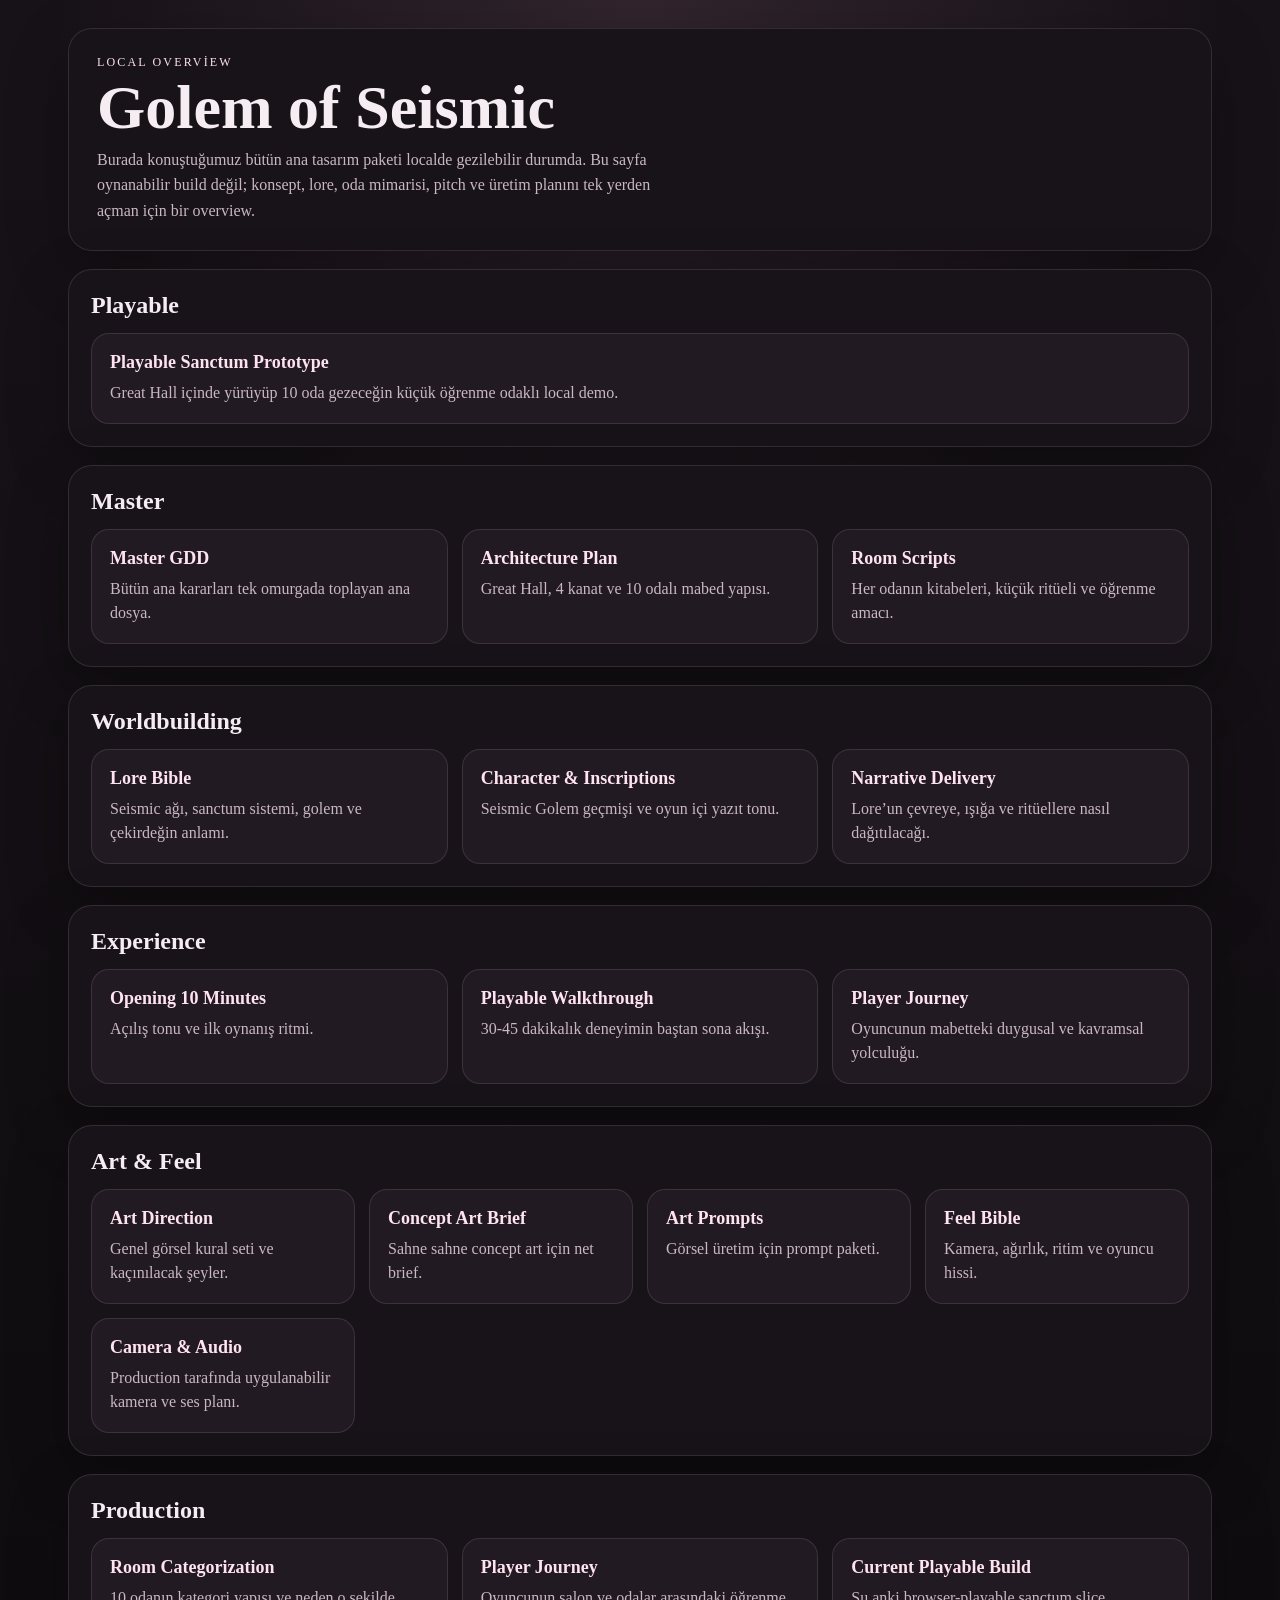
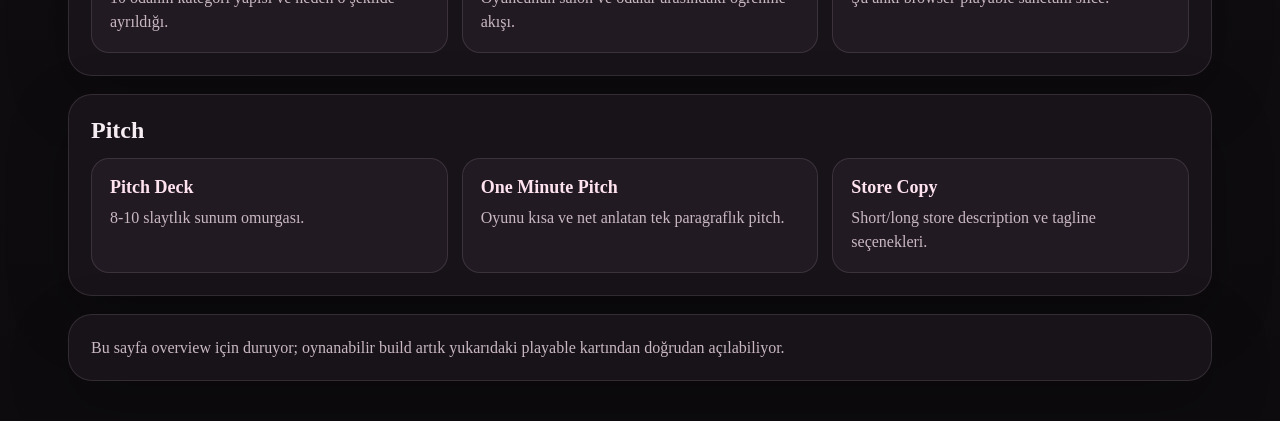
<file: golem-of-seismic-overview.html>
<!doctype html>
<html lang="tr">
  <head>
    <meta charset="UTF-8" />
    <meta name="viewport" content="width=device-width, initial-scale=1.0" />
    <title>Golem of Seismic Overview</title>
    <style>
      :root {
        --bg: #0d0b0e;
        --panel: #171319;
        --panel-2: #211a23;
        --line: rgba(255, 220, 234, 0.12);
        --text: #f6edf2;
        --muted: #cab8c1;
        --accent: #f0a9c8;
        --accent-2: #ffe3ef;
      }

      * {
        box-sizing: border-box;
      }

      body {
        margin: 0;
        font-family: Georgia, "Times New Roman", serif;
        color: var(--text);
        background:
          radial-gradient(circle at top, rgba(240, 169, 200, 0.12), transparent 28%),
          linear-gradient(180deg, #171218 0%, #0d0b0e 100%);
      }

      .shell {
        max-width: 1180px;
        margin: 0 auto;
        padding: 28px 18px 40px;
      }

      .hero,
      .group,
      .notes {
        background: var(--panel);
        border: 1px solid var(--line);
        border-radius: 24px;
        box-shadow: 0 20px 60px rgba(0, 0, 0, 0.28);
      }

      .hero {
        padding: 26px 28px;
      }

      .eyebrow {
        margin: 0 0 8px;
        color: var(--accent-2);
        text-transform: uppercase;
        letter-spacing: 0.18em;
        font-size: 12px;
      }

      h1 {
        margin: 0 0 10px;
        font-size: clamp(36px, 5vw, 62px);
        line-height: 0.95;
      }

      .lead {
        margin: 0;
        max-width: 72ch;
        color: var(--muted);
        line-height: 1.6;
      }

      .group {
        margin-top: 18px;
        padding: 22px;
      }

      .group h2 {
        margin: 0 0 14px;
        font-size: 24px;
      }

      .cards {
        display: grid;
        grid-template-columns: repeat(auto-fit, minmax(260px, 1fr));
        gap: 14px;
      }

      a.card {
        display: block;
        padding: 18px;
        text-decoration: none;
        color: inherit;
        background: var(--panel-2);
        border: 1px solid var(--line);
        border-radius: 18px;
        transition: transform 140ms ease, border-color 140ms ease, background 140ms ease;
      }

      a.card:hover {
        transform: translateY(-2px);
        border-color: rgba(255, 227, 239, 0.24);
        background: #291f2c;
      }

      .card-title {
        margin: 0 0 8px;
        color: var(--accent-2);
        font-size: 18px;
      }

      .card p {
        margin: 0;
        color: var(--muted);
        line-height: 1.5;
      }

      .notes {
        margin-top: 18px;
        padding: 20px 22px;
      }

      .notes p {
        margin: 0;
        color: var(--muted);
        line-height: 1.6;
      }
    </style>
  </head>
  <body>
    <main class="shell">
      <section class="hero">
        <p class="eyebrow">Local Overview</p>
        <h1>Golem of Seismic</h1>
        <p class="lead">
          Burada konuştuğumuz bütün ana tasarım paketi localde gezilebilir durumda. Bu sayfa oynanabilir
          build değil; konsept, lore, oda mimarisi, pitch ve üretim planını tek yerden açman için bir overview.
        </p>
      </section>

      <section class="group">
        <h2>Playable</h2>
        <div class="cards">
          <a class="card" href="./golem-of-seismic-playable.html">
            <h3 class="card-title">Playable Sanctum Prototype</h3>
            <p>Great Hall içinde yürüyüp 10 oda gezeceğin küçük öğrenme odaklı local demo.</p>
          </a>
        </div>
      </section>

      <section class="group">
        <h2>Master</h2>
        <div class="cards">
          <a class="card" href="./GOLEM_OF_SEISMIC_MASTER_GDD.md">
            <h3 class="card-title">Master GDD</h3>
            <p>Bütün ana kararları tek omurgada toplayan ana dosya.</p>
          </a>
          <a class="card" href="./GOLEM_OF_SEISMIC_ARCHITECTURE_PLAN.md">
            <h3 class="card-title">Architecture Plan</h3>
            <p>Great Hall, 4 kanat ve 10 odalı mabed yapısı.</p>
          </a>
          <a class="card" href="./GOLEM_OF_SEISMIC_ROOM_SCRIPTS.md">
            <h3 class="card-title">Room Scripts</h3>
            <p>Her odanın kitabeleri, küçük ritüeli ve öğrenme amacı.</p>
          </a>
        </div>
      </section>

      <section class="group">
        <h2>Worldbuilding</h2>
        <div class="cards">
          <a class="card" href="./SEISMIC_GOLEM_LORE.md">
            <h3 class="card-title">Lore Bible</h3>
            <p>Seismic ağı, sanctum sistemi, golem ve çekirdeğin anlamı.</p>
          </a>
          <a class="card" href="./SEISMIC_GOLEM_CHARACTER_AND_INSCRIPTIONS.md">
            <h3 class="card-title">Character & Inscriptions</h3>
            <p>Seismic Golem geçmişi ve oyun içi yazıt tonu.</p>
          </a>
          <a class="card" href="./SEISMIC_GOLEM_NARRATIVE_DELIVERY.md">
            <h3 class="card-title">Narrative Delivery</h3>
            <p>Lore’un çevreye, ışığa ve ritüellere nasıl dağıtılacağı.</p>
          </a>
        </div>
      </section>

      <section class="group">
        <h2>Experience</h2>
        <div class="cards">
          <a class="card" href="./SEISMIC_GOLEM_OPENING_10_MINUTES.md">
            <h3 class="card-title">Opening 10 Minutes</h3>
            <p>Açılış tonu ve ilk oynanış ritmi.</p>
          </a>
          <a class="card" href="./SEISMIC_GOLEM_PLAYABLE_WALKTHROUGH.md">
            <h3 class="card-title">Playable Walkthrough</h3>
            <p>30-45 dakikalık deneyimin baştan sona akışı.</p>
          </a>
          <a class="card" href="./GOLEM_OF_SEISMIC_PLAYER_JOURNEY.md">
            <h3 class="card-title">Player Journey</h3>
            <p>Oyuncunun mabetteki duygusal ve kavramsal yolculuğu.</p>
          </a>
        </div>
      </section>

      <section class="group">
        <h2>Art & Feel</h2>
        <div class="cards">
          <a class="card" href="./SEISMIC_GOLEM_ART_DIRECTION.md">
            <h3 class="card-title">Art Direction</h3>
            <p>Genel görsel kural seti ve kaçınılacak şeyler.</p>
          </a>
          <a class="card" href="./SEISMIC_GOLEM_CONCEPT_ART_BRIEF.md">
            <h3 class="card-title">Concept Art Brief</h3>
            <p>Sahne sahne concept art için net brief.</p>
          </a>
          <a class="card" href="./SEISMIC_GOLEM_ART_PROMPTS.md">
            <h3 class="card-title">Art Prompts</h3>
            <p>Görsel üretim için prompt paketi.</p>
          </a>
          <a class="card" href="./SEISMIC_GOLEM_FEEL_BIBLE.md">
            <h3 class="card-title">Feel Bible</h3>
            <p>Kamera, ağırlık, ritim ve oyuncu hissi.</p>
          </a>
          <a class="card" href="./SEISMIC_GOLEM_CAMERA_AND_AUDIO_PLAN.md">
            <h3 class="card-title">Camera & Audio</h3>
            <p>Production tarafında uygulanabilir kamera ve ses planı.</p>
          </a>
        </div>
      </section>

      <section class="group">
        <h2>Production</h2>
        <div class="cards">
          <a class="card" href="./GOLEM_OF_SEISMIC_ROOM_CATEGORIZATION.md">
            <h3 class="card-title">Room Categorization</h3>
            <p>10 odanın kategori yapısı ve neden o şekilde ayrıldığı.</p>
          </a>
          <a class="card" href="./GOLEM_OF_SEISMIC_PLAYER_JOURNEY.md">
            <h3 class="card-title">Player Journey</h3>
            <p>Oyuncunun salon ve odalar arasındaki öğrenme akışı.</p>
          </a>
          <a class="card" href="./golem-of-seismic-playable.html">
            <h3 class="card-title">Current Playable Build</h3>
            <p>Şu anki browser-playable sanctum slice.</p>
          </a>
        </div>
      </section>

      <section class="group">
        <h2>Pitch</h2>
        <div class="cards">
          <a class="card" href="./SEISMIC_GOLEM_PITCH_DECK.md">
            <h3 class="card-title">Pitch Deck</h3>
            <p>8-10 slaytlık sunum omurgası.</p>
          </a>
          <a class="card" href="./SEISMIC_GOLEM_ONE_MINUTE_PITCH.md">
            <h3 class="card-title">One Minute Pitch</h3>
            <p>Oyunu kısa ve net anlatan tek paragraflık pitch.</p>
          </a>
          <a class="card" href="./SEISMIC_GOLEM_STORE_COPY.md">
            <h3 class="card-title">Store Copy</h3>
            <p>Short/long store description ve tagline seçenekleri.</p>
          </a>
        </div>
      </section>

      <section class="notes">
        <p>
          Bu sayfa overview için duruyor; oynanabilir build artık yukarıdaki playable kartından doğrudan açılabiliyor.
        </p>
      </section>
    </main>
  </body>
  </html>
</file>
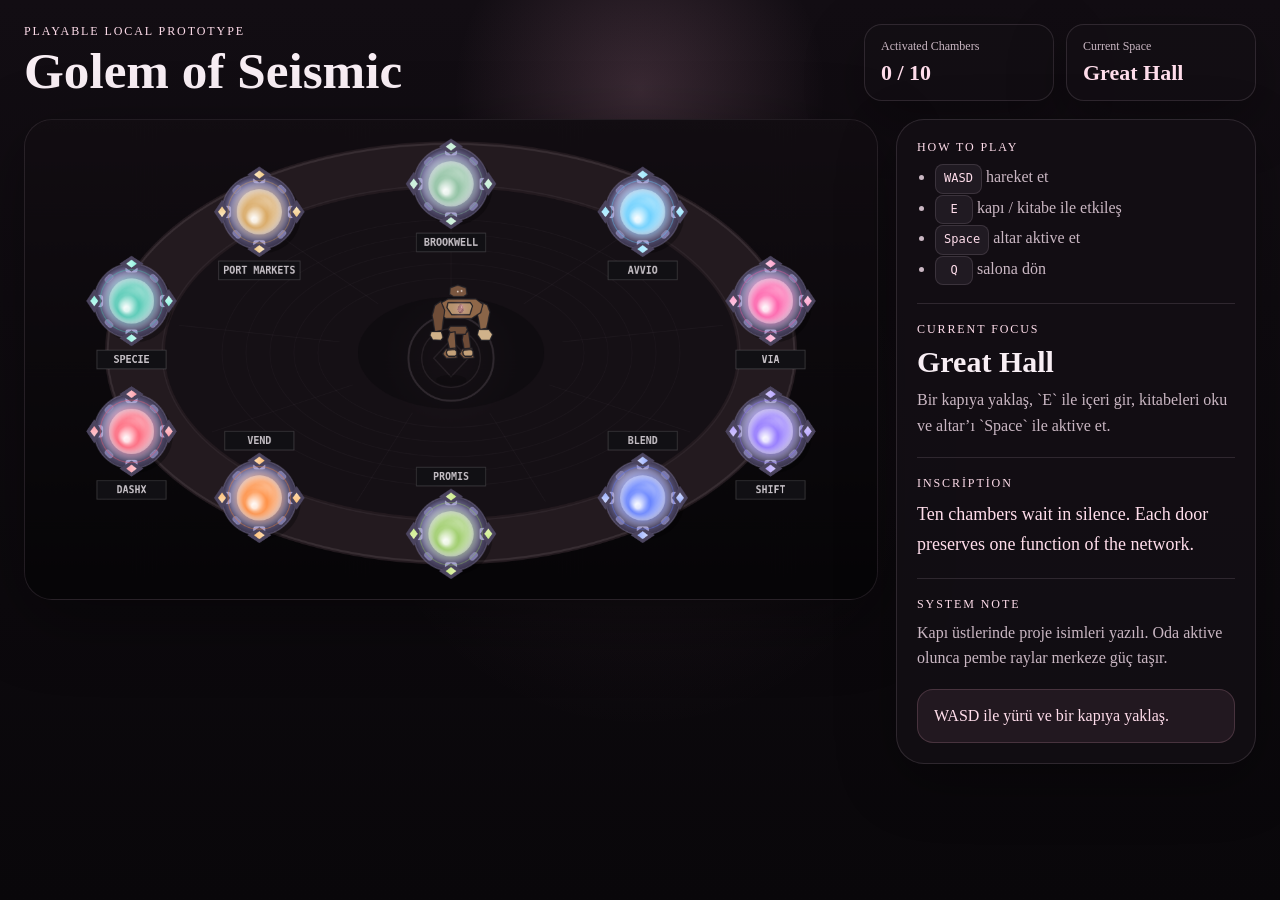
<file: golem-of-seismic-playable.html>
<!doctype html>
<html lang="tr">
  <head>
    <meta charset="UTF-8" />
    <meta name="viewport" content="width=device-width, initial-scale=1.0" />
    <title>Golem of Seismic - Playable Prototype</title>
    <link rel="stylesheet" href="./golem-of-seismic-playable.css" />
  </head>
  <body>
    <main class="shell">
      <section class="topbar">
        <div>
          <p class="eyebrow">Playable Local Prototype</p>
          <h1>Golem of Seismic</h1>
        </div>
        <div class="status">
          <div class="status-card">
            <span class="label">Activated Chambers</span>
            <strong id="progressValue">0 / 10</strong>
          </div>
          <div class="status-card">
            <span class="label">Current Space</span>
            <strong id="spaceName">Great Hall</strong>
          </div>
        </div>
      </section>

      <section class="play-area">
        <canvas id="game" width="1280" height="720"></canvas>

        <div id="papyrusOverlay" class="papyrus-overlay hidden" aria-hidden="true">
          <article class="papyrus-sheet">
            <button id="papyrusClose" class="papyrus-close" type="button">×</button>
            <p id="papyrusEyebrow" class="papyrus-eyebrow">Archive Tablet</p>
            <h2 id="papyrusTitle">Project Archive</h2>
            <p id="papyrusIntro" class="papyrus-intro"></p>
            <div id="papyrusBody" class="papyrus-body"></div>
          </article>
        </div>

        <aside class="panel">
          <div class="panel-block">
            <p class="panel-eyebrow">How To Play</p>
            <ul class="controls">
              <li><kbd>WASD</kbd> hareket et</li>
              <li><kbd>E</kbd> kapı / kitabe ile etkileş</li>
              <li><kbd>Space</kbd> altar aktive et</li>
              <li><kbd>Q</kbd> salona dön</li>
            </ul>
          </div>

          <div class="panel-block">
            <p class="panel-eyebrow">Current Focus</p>
            <h2 id="roomTitle">Great Hall</h2>
            <p id="roomSubtitle" class="muted">
              Merkez sanctum içindesin. Bir kapıya yaklaş ve `E` ile chamber içine gir.
            </p>
          </div>

          <div class="panel-block">
            <p class="panel-eyebrow">Inscription</p>
            <p id="inscriptionText" class="inscription">
              Ten chambers wait in silence. Each door preserves one function of the network.
            </p>
          </div>

          <div class="panel-block">
            <p class="panel-eyebrow">System Note</p>
            <p id="detailText" class="muted">
              Tüm odaları aktive edince merkez çekirdeğe dönüp final mühürü açabilirsin.
            </p>
          </div>

          <div id="promptBox" class="prompt">Bir kapıya yaklaş.</div>
        </aside>
      </section>
    </main>

    <script src="./golem-of-seismic-playable.js"></script>
  </body>
</html>
</file>
<file: golem-of-seismic-playable.css>
:root {
  --bg: #09070a;
  --panel: rgba(19, 15, 20, 0.92);
  --panel-2: rgba(35, 28, 37, 0.9);
  --line: rgba(255, 228, 240, 0.12);
  --text: #f8eef4;
  --muted: #cab7c3;
  --accent: #f0aac9;
  --accent-2: #ffddeb;
  --stone-1: #7c6756;
  --stone-2: #5e493d;
  --stone-3: #3c2e2a;
}

* {
  box-sizing: border-box;
}

body {
  margin: 0;
  min-height: 100vh;
  color: var(--text);
  font-family: Georgia, "Times New Roman", serif;
  background:
    radial-gradient(circle at 50% 10%, rgba(240, 170, 201, 0.18), transparent 18%),
    radial-gradient(circle at 50% 50%, rgba(240, 170, 201, 0.06), transparent 36%),
    linear-gradient(180deg, #120d13 0%, #09070a 100%);
}

.shell {
  max-width: 1480px;
  margin: 0 auto;
  padding: 24px;
}

.topbar {
  display: flex;
  justify-content: space-between;
  gap: 16px;
  margin-bottom: 18px;
}

.eyebrow,
.panel-eyebrow {
  margin: 0 0 8px;
  color: var(--accent-2);
  text-transform: uppercase;
  letter-spacing: 0.16em;
  font-size: 12px;
}

h1 {
  margin: 0;
  font-size: clamp(34px, 4vw, 56px);
  line-height: 0.95;
}

.status {
  display: flex;
  gap: 12px;
  align-items: stretch;
}

.status-card,
.panel {
  background: var(--panel);
  border: 1px solid var(--line);
  box-shadow: 0 18px 60px rgba(0, 0, 0, 0.3);
}

.status-card {
  min-width: 190px;
  padding: 14px 16px;
  border-radius: 18px;
}

.status-card .label {
  display: block;
  color: var(--muted);
  font-size: 12px;
  margin-bottom: 6px;
}

.status-card strong {
  font-size: 22px;
  color: var(--accent-2);
}

.play-area {
  position: relative;
  display: grid;
  grid-template-columns: minmax(0, 1fr) 360px;
  gap: 18px;
  align-items: start;
}

canvas,
.panel {
  border-radius: 28px;
}

canvas {
  display: block;
  width: 100%;
  height: auto;
  background:
    radial-gradient(circle at 50% 32%, rgba(255, 214, 234, 0.08), transparent 20%),
    linear-gradient(180deg, #171117 0%, #0f0b10 100%);
  border: 1px solid rgba(255, 228, 240, 0.08);
  box-shadow: inset 0 0 0 1px rgba(255, 228, 240, 0.03), 0 20px 70px rgba(0, 0, 0, 0.34);
}

.panel {
  padding: 20px;
}

.panel-block + .panel-block {
  margin-top: 18px;
  padding-top: 18px;
  border-top: 1px solid var(--line);
}

.controls {
  margin: 0;
  padding-left: 18px;
  color: var(--muted);
  line-height: 1.8;
}

kbd {
  display: inline-block;
  min-width: 38px;
  text-align: center;
  padding: 3px 8px;
  border-radius: 8px;
  color: var(--accent-2);
  background: var(--panel-2);
  border: 1px solid var(--line);
  font-size: 12px;
}

#roomTitle {
  margin: 0 0 8px;
  font-size: 30px;
}

.muted {
  margin: 0;
  color: var(--muted);
  line-height: 1.6;
}

.inscription {
  margin: 0;
  color: var(--accent-2);
  line-height: 1.7;
  font-size: 18px;
}

.prompt {
  margin-top: 18px;
  padding: 14px 16px;
  border-radius: 16px;
  background: rgba(240, 170, 201, 0.08);
  border: 1px solid rgba(240, 170, 201, 0.18);
  color: var(--accent-2);
  line-height: 1.5;
}

.papyrus-overlay {
  position: absolute;
  inset: 0 378px 0 0;
  display: grid;
  place-items: center;
  background: rgba(7, 5, 8, 0.52);
  border-radius: 28px;
  backdrop-filter: blur(3px);
}

.papyrus-overlay.hidden {
  display: none;
}

.papyrus-sheet {
  position: relative;
  width: min(760px, calc(100% - 64px));
  max-height: calc(100% - 64px);
  overflow: auto;
  padding: 34px 34px 30px;
  border-radius: 26px;
  border: 1px solid rgba(101, 73, 46, 0.34);
  color: #3f2a18;
  background:
    radial-gradient(circle at 20% 14%, rgba(255,255,255,0.38), transparent 24%),
    radial-gradient(circle at 80% 80%, rgba(135, 93, 45, 0.12), transparent 26%),
    linear-gradient(180deg, #f2e2bb 0%, #e3c790 48%, #d7b271 100%);
  box-shadow:
    0 26px 80px rgba(0, 0, 0, 0.42),
    inset 0 0 0 1px rgba(255,255,255,0.18),
    inset 0 0 48px rgba(122, 80, 33, 0.08);
}

.papyrus-sheet::before,
.papyrus-sheet::after {
  content: "";
  position: absolute;
  left: 18px;
  right: 18px;
  height: 16px;
  border-radius: 999px;
  background: linear-gradient(180deg, #8d6239 0%, #654526 100%);
  opacity: 0.85;
}

.papyrus-sheet::before {
  top: 8px;
}

.papyrus-sheet::after {
  bottom: 8px;
}

.papyrus-close {
  position: absolute;
  top: 18px;
  right: 18px;
  width: 38px;
  height: 38px;
  border: 0;
  border-radius: 50%;
  background: rgba(86, 56, 28, 0.12);
  color: #5a3920;
  font-size: 28px;
  line-height: 1;
  cursor: pointer;
}

.papyrus-eyebrow {
  margin: 8px 0 10px;
  color: #8b5d2f;
  text-transform: uppercase;
  letter-spacing: 0.16em;
  font-size: 12px;
}

.papyrus-sheet h2 {
  margin: 0 0 12px;
  font-size: 38px;
  line-height: 1;
  color: #392313;
}

.papyrus-intro {
  margin: 0 0 18px;
  font-size: 17px;
  line-height: 1.7;
  color: #52331b;
}

.papyrus-body {
  display: grid;
  gap: 14px;
}

.papyrus-block {
  padding: 14px 16px;
  border-radius: 16px;
  background: rgba(255, 248, 232, 0.28);
  border: 1px solid rgba(101, 73, 46, 0.12);
}

.papyrus-block h3 {
  margin: 0 0 8px;
  font-size: 15px;
  letter-spacing: 0.08em;
  text-transform: uppercase;
  color: #7a5127;
}

.papyrus-block p,
.papyrus-block ul {
  margin: 0;
  line-height: 1.7;
  color: #4b311b;
}

.papyrus-block ul {
  padding-left: 18px;
}

.papyrus-block li + li {
  margin-top: 6px;
}

@media (max-width: 1120px) {
  .play-area {
    grid-template-columns: 1fr;
  }

  .papyrus-overlay {
    inset: 0;
  }

  .topbar {
    flex-direction: column;
  }

  .status {
    flex-wrap: wrap;
  }
}
</file>
